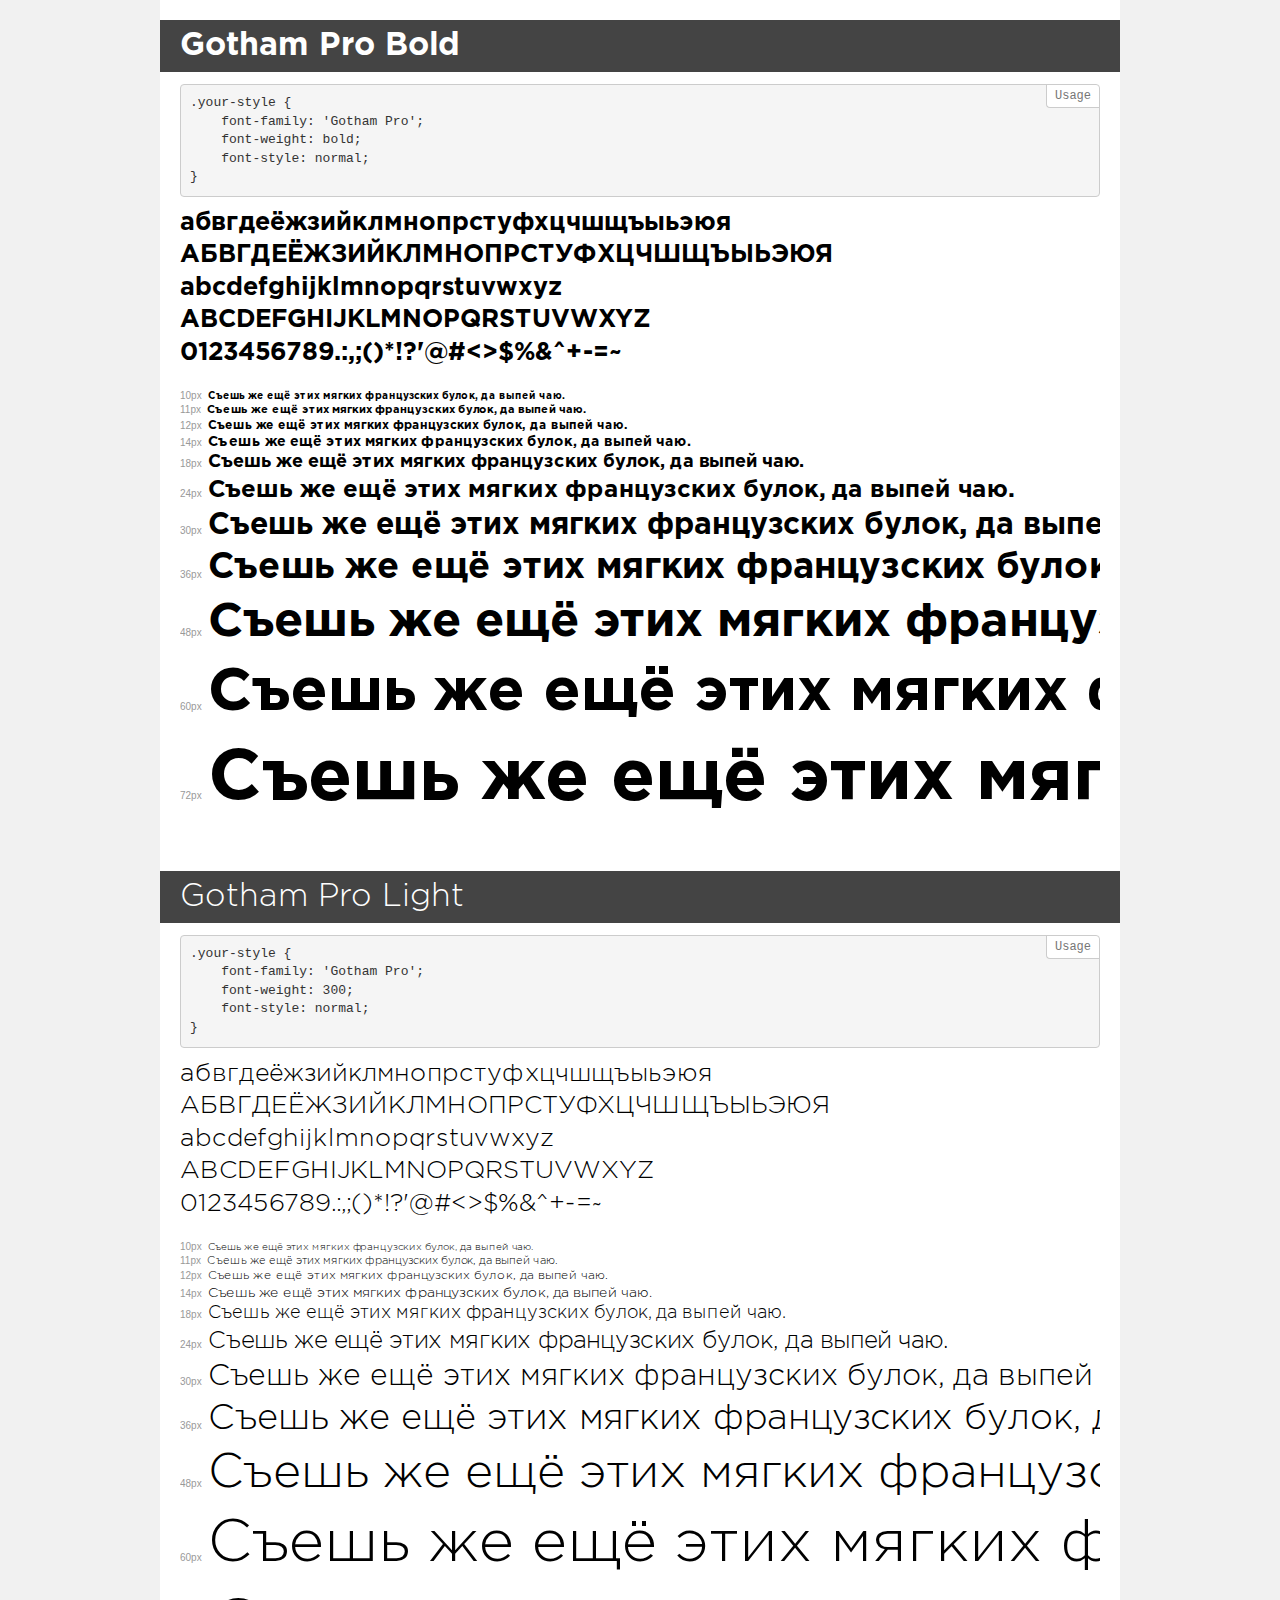
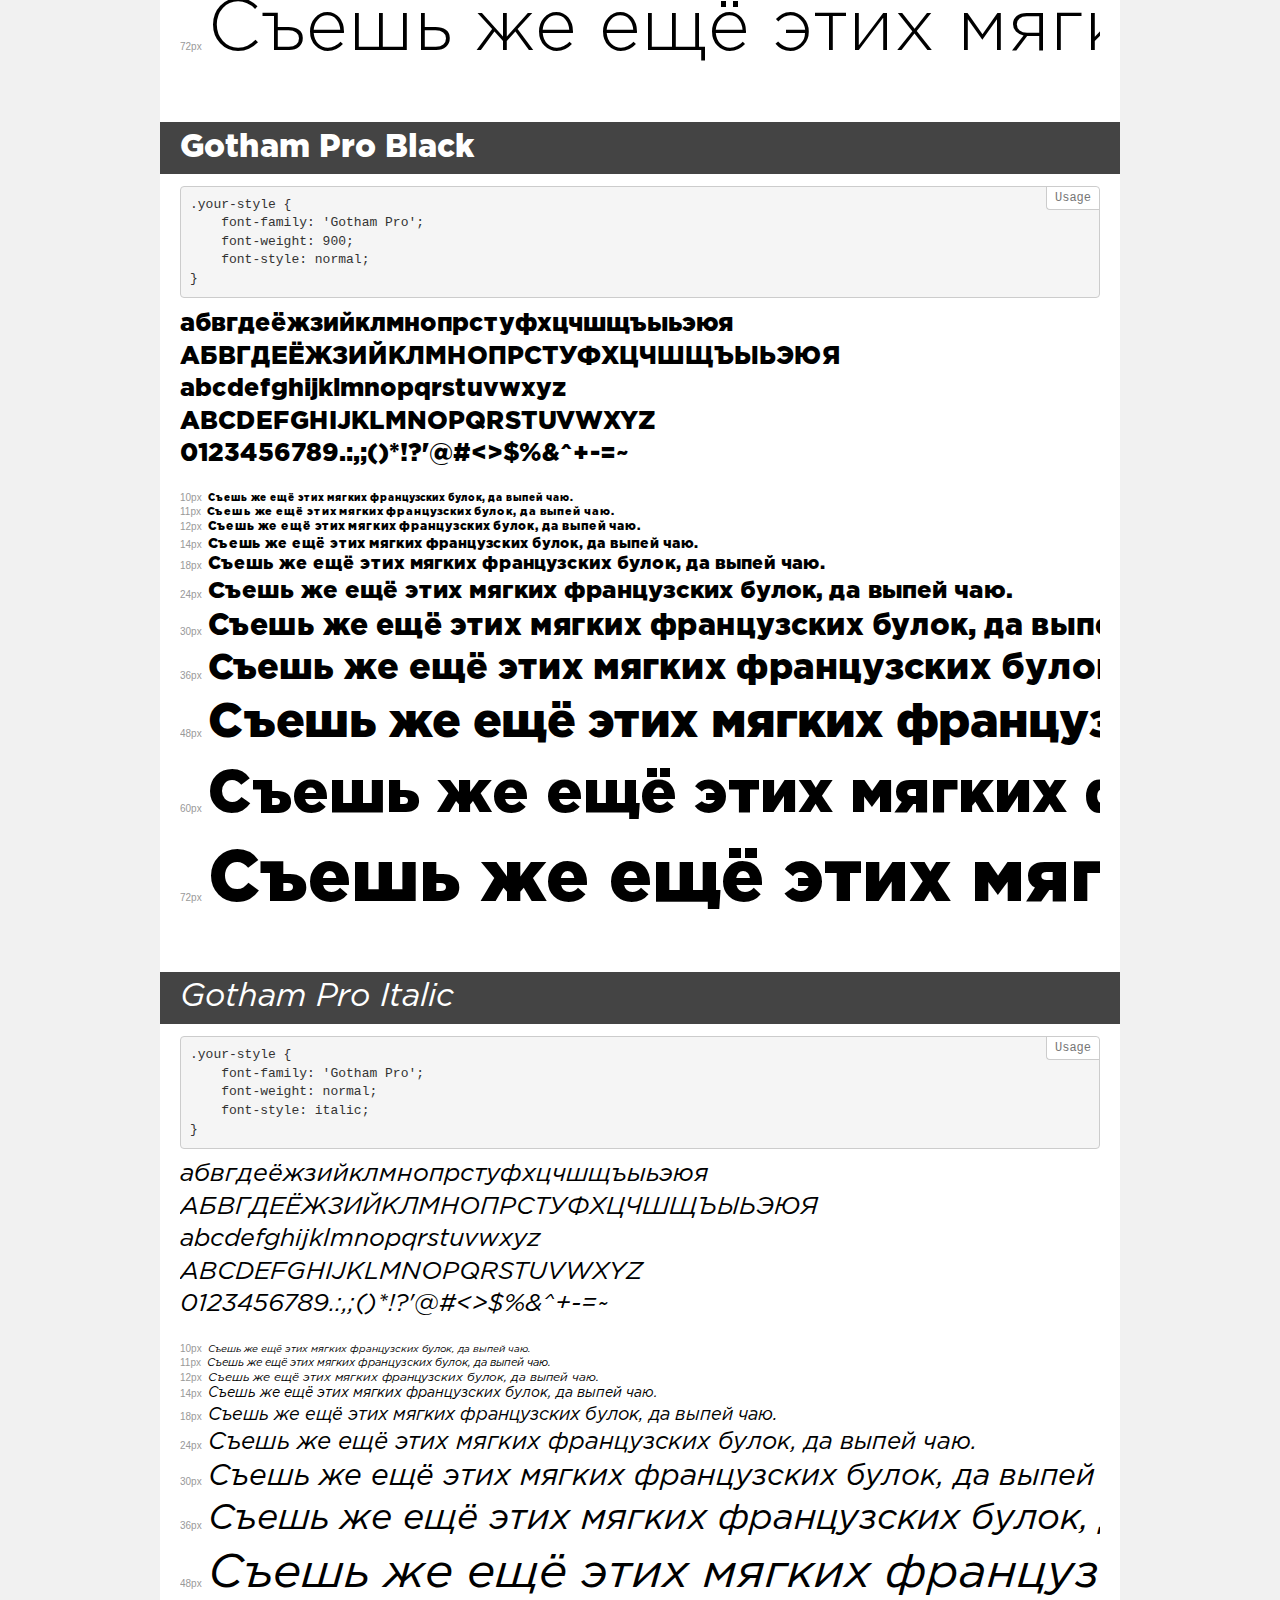
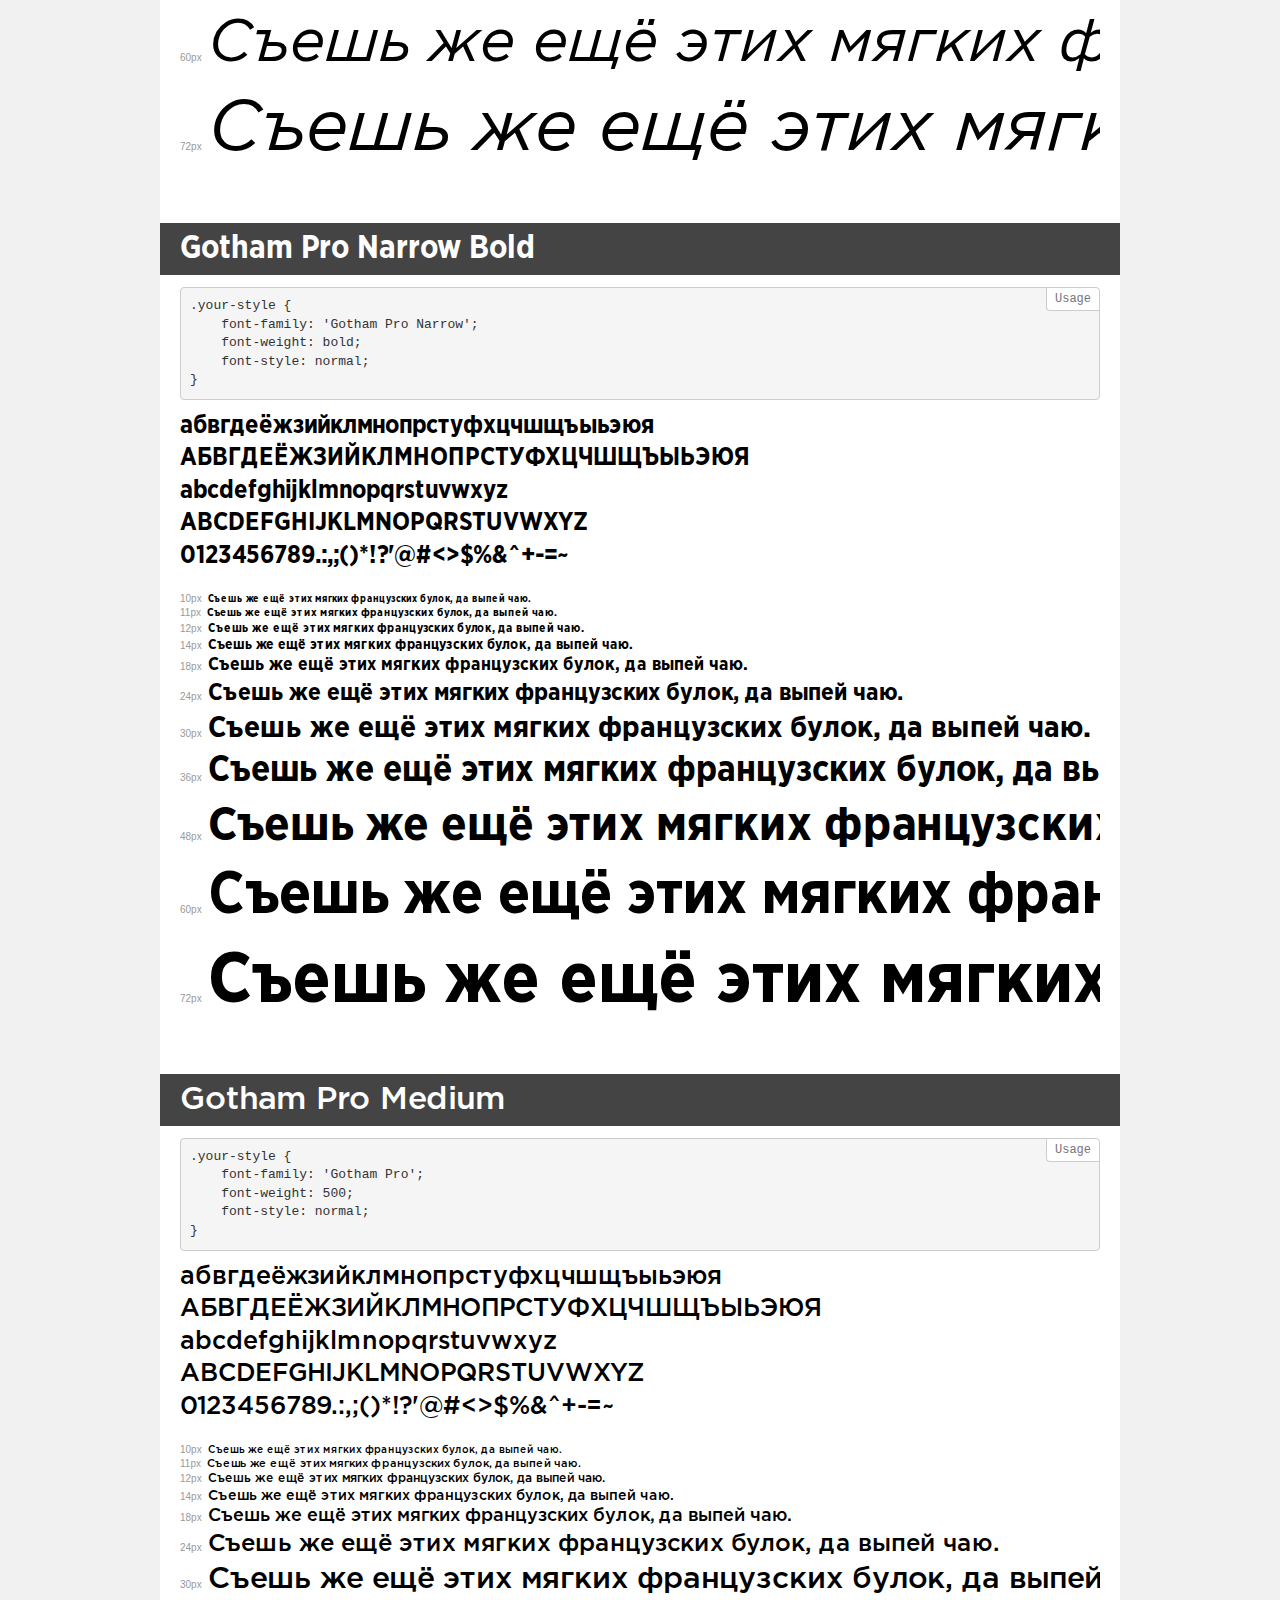
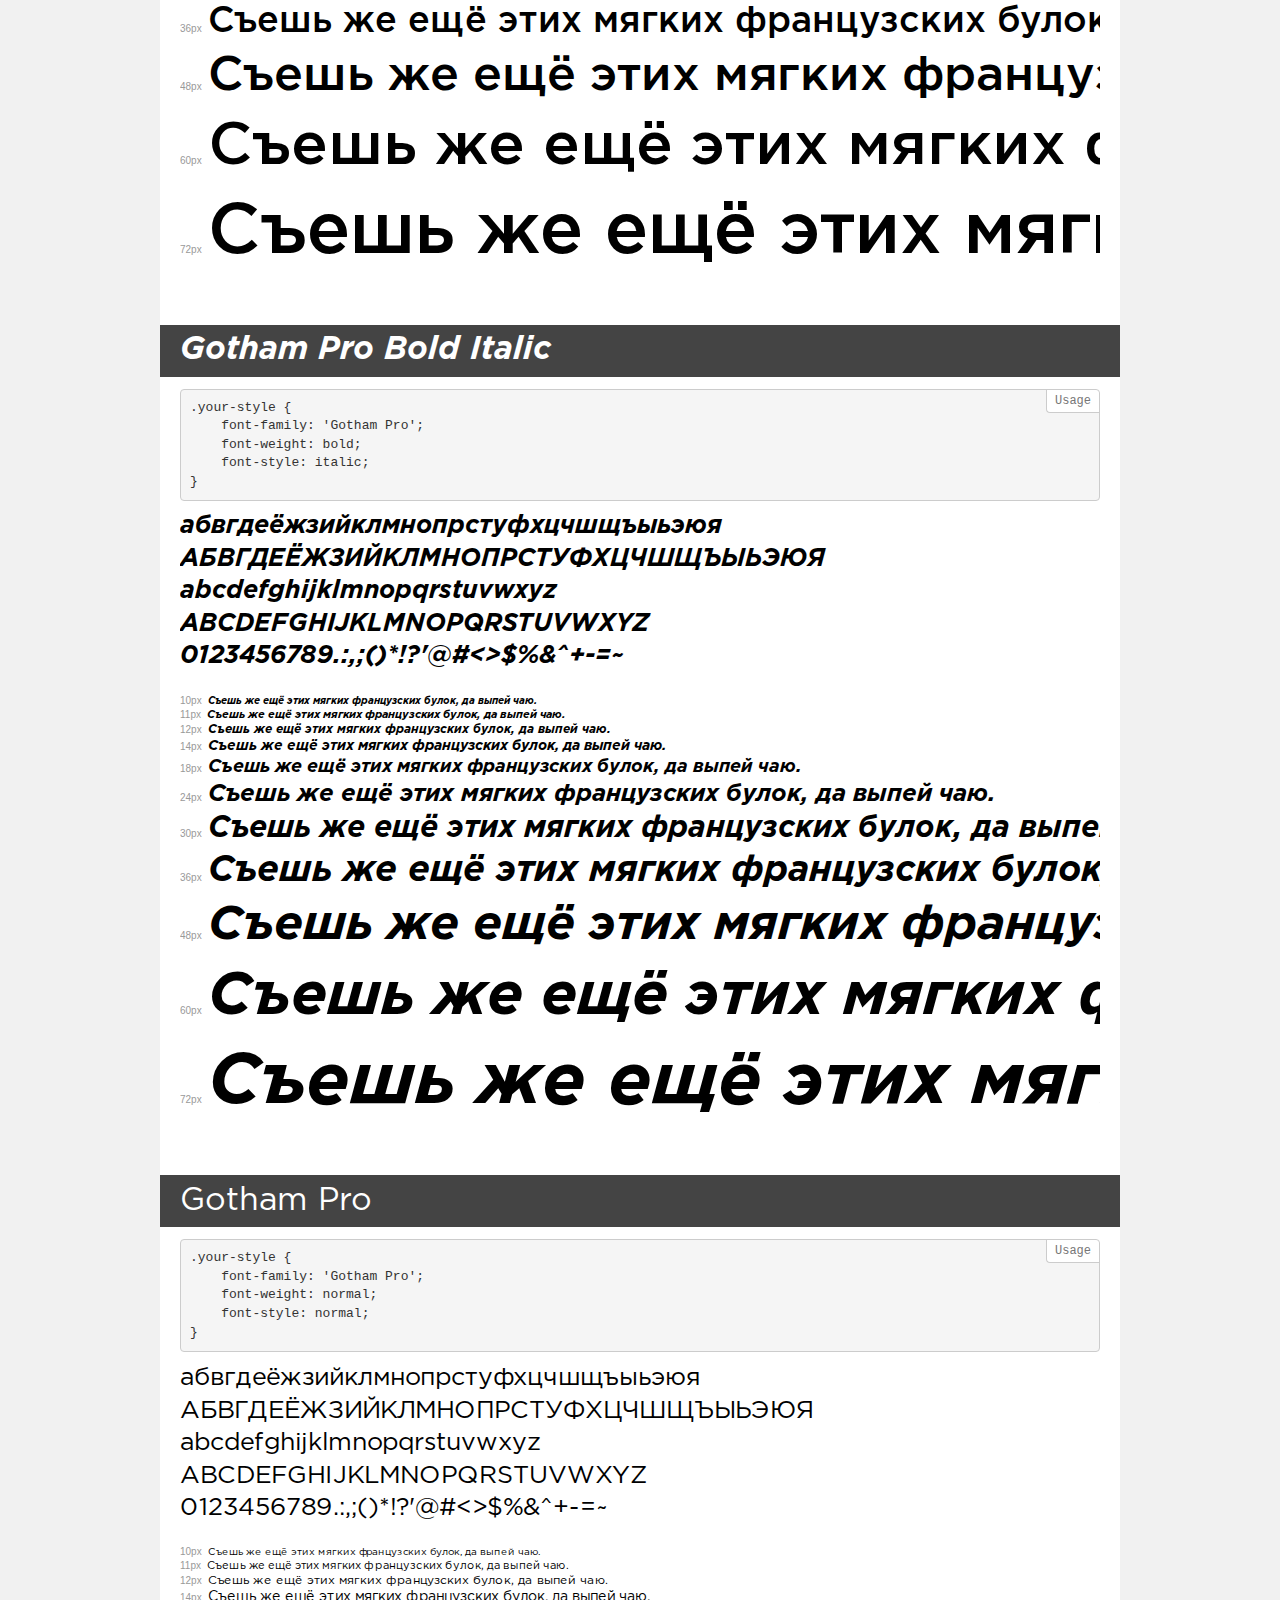
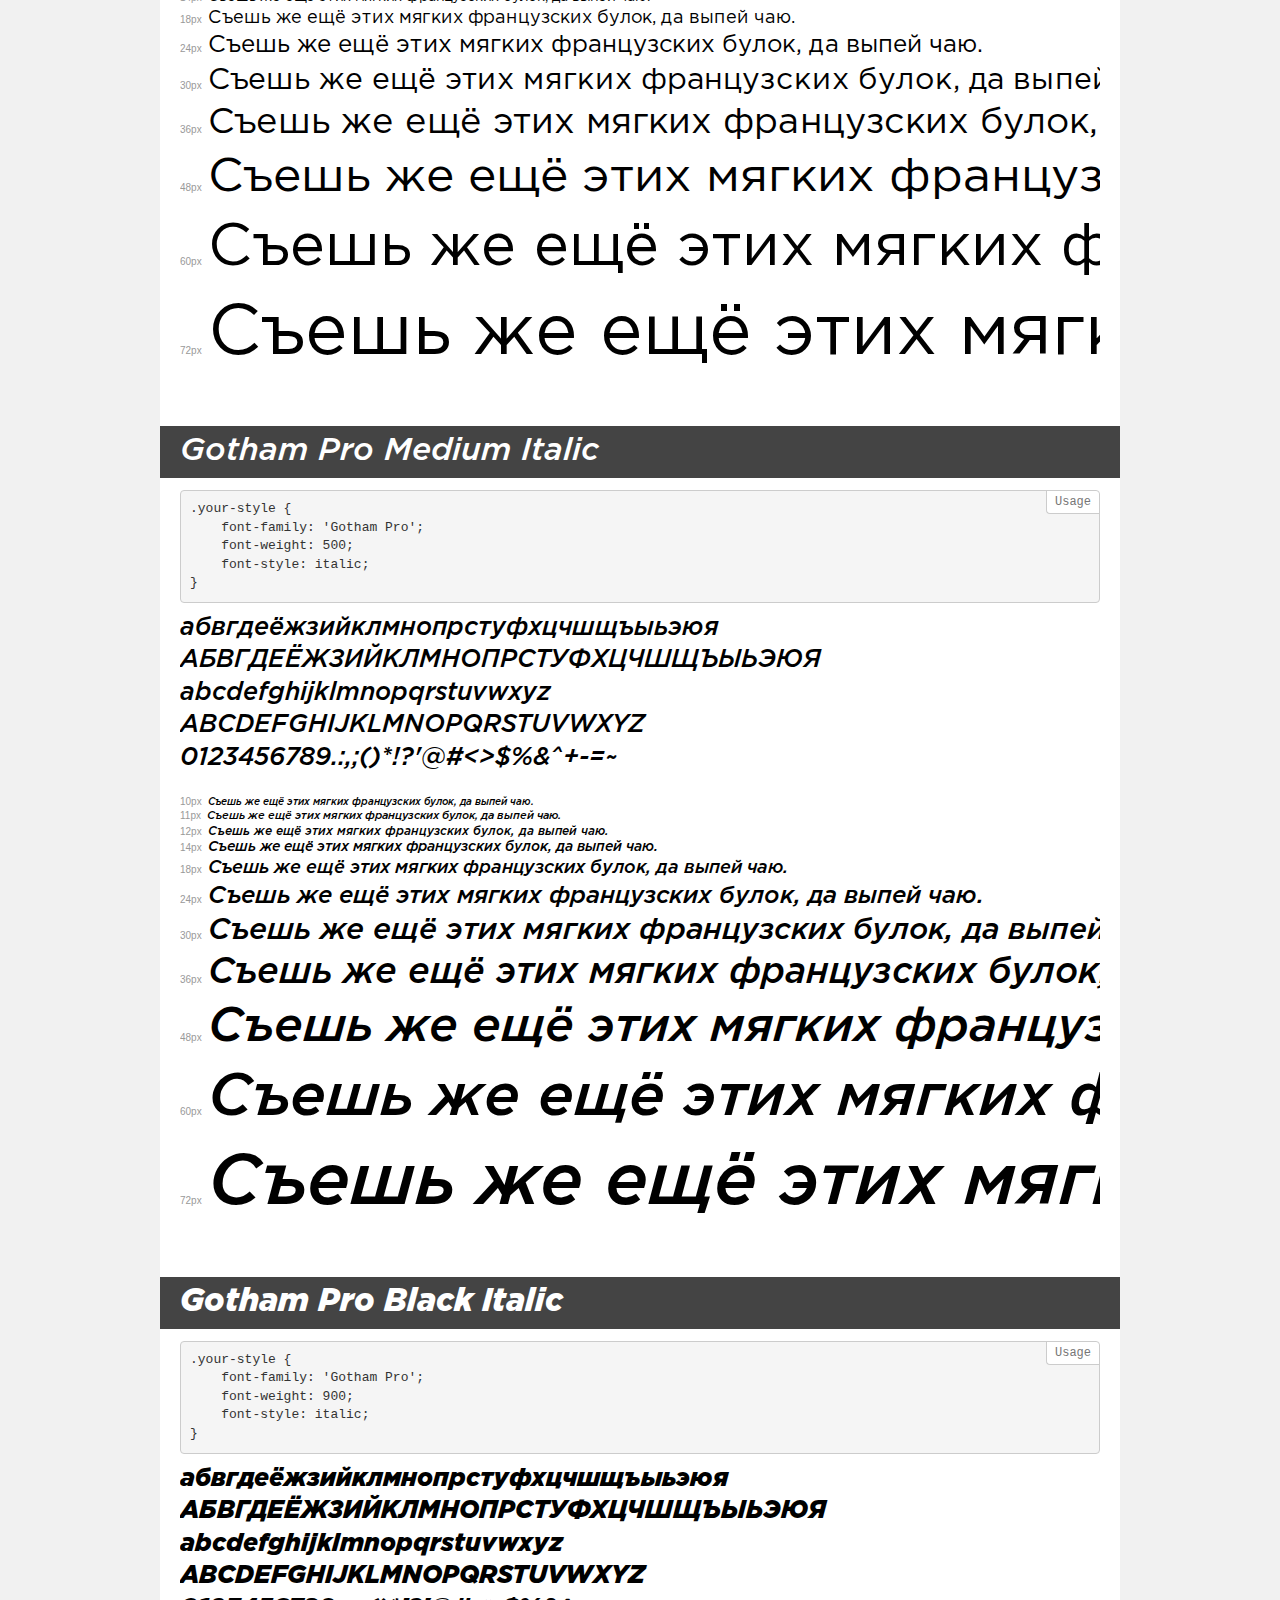
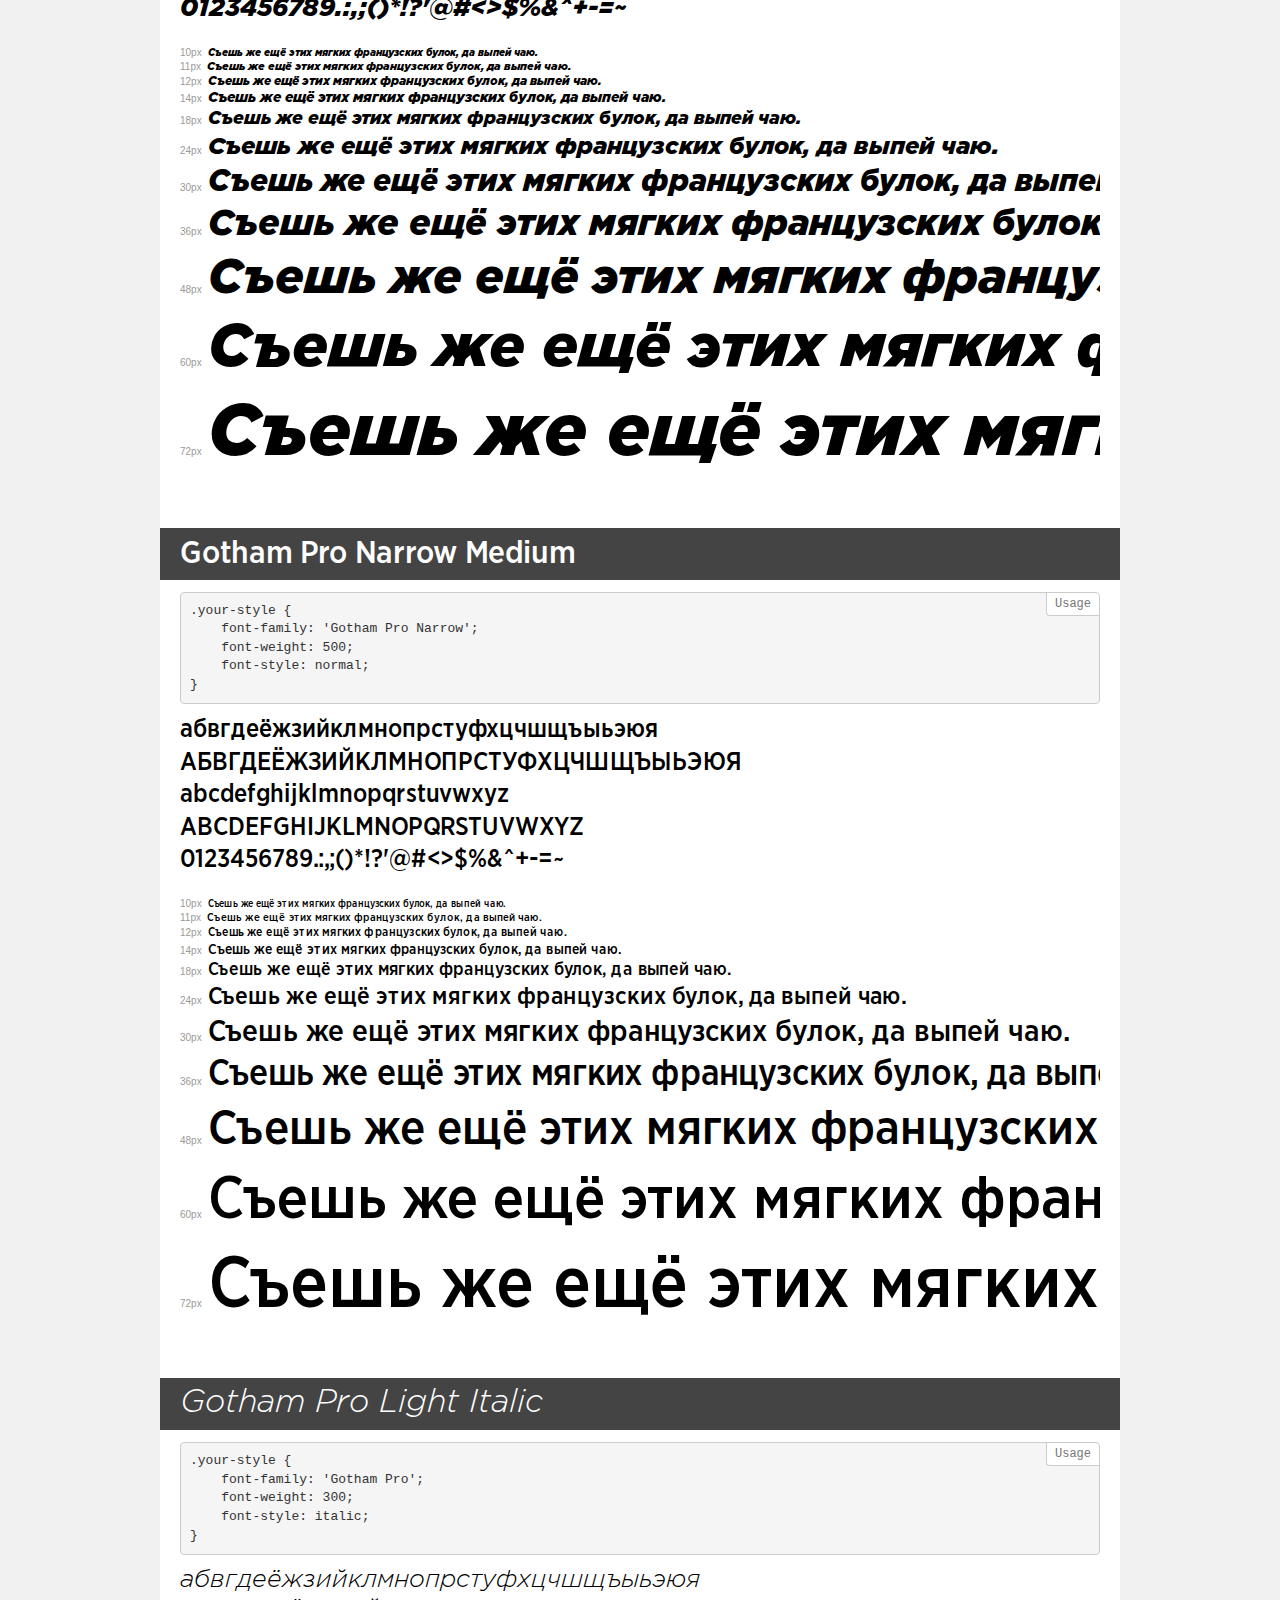
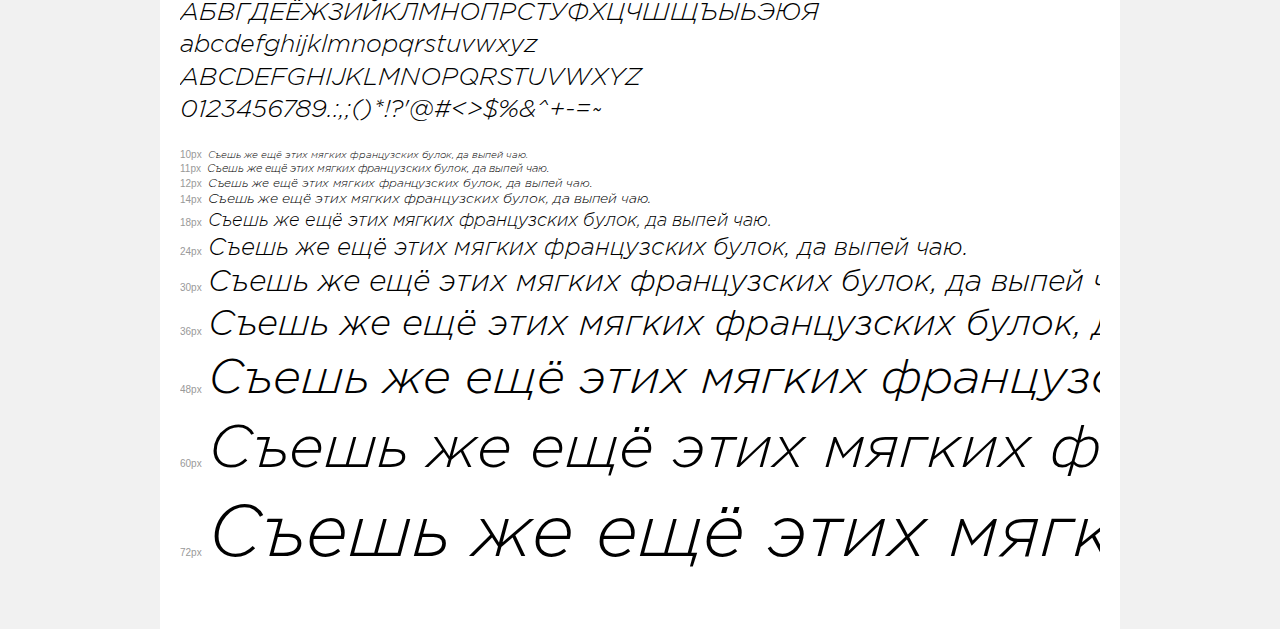
<file: game/static/game/fonts/gothampro/demo.html>
<!DOCTYPE html>
<html>
<head>
    <meta charset="utf-8">
    <meta http-equiv="X-UA-Compatible" content="IE=edge">
    <meta name="viewport" content="width=device-width, initial-scale=1">
    <meta name="robots" content="noindex, noarchive">
    <meta name="format-detection" content="telephone=no">
    <title>Transfonter demo</title>
    <link href="stylesheet.css" rel="stylesheet">
    <style>
        /*
        http://meyerweb.com/eric/tools/css/reset/
        v2.0 | 20110126
        License: none (public domain)
        */
        html, body, div, span, applet, object, iframe,
        h1, h2, h3, h4, h5, h6, p, blockquote, pre,
        a, abbr, acronym, address, big, cite, code,
        del, dfn, em, img, ins, kbd, q, s, samp,
        small, strike, strong, sub, sup, tt, var,
        b, u, i, center,
        dl, dt, dd, ol, ul, li,
        fieldset, form, label, legend,
        table, caption, tbody, tfoot, thead, tr, th, td,
        article, aside, canvas, details, embed,
        figure, figcaption, footer, header, hgroup,
        menu, nav, output, ruby, section, summary,
        time, mark, audio, video {
            margin: 0;
            padding: 0;
            border: 0;
            font-size: 100%;
            font: inherit;
            vertical-align: baseline;
        }
        /* HTML5 display-role reset for older browsers */
        article, aside, details, figcaption, figure,
        footer, header, hgroup, menu, nav, section {
            display: block;
        }
        body {
            line-height: 1;
        }
        ol, ul {
            list-style: none;
        }
        blockquote, q {
            quotes: none;
        }
        blockquote:before, blockquote:after,
        q:before, q:after {
            content: '';
            content: none;
        }
        table {
            border-collapse: collapse;
            border-spacing: 0;
        }
        /* common styles */
        body {
            background: #f1f1f1;
            color: #000;
        }
        .page {
            background: #fff;
            width: 920px;
            margin: 0 auto;
            padding: 20px 20px 0 20px;
            overflow: hidden;
        }
        .font-container {
            overflow-x: auto;
            overflow-y: hidden;
            margin-bottom: 40px;
            line-height: 1.3;
            white-space: nowrap;
            padding-bottom: 5px;
        }
        h1 {
            position: relative;
            background: #444;
            font-size: 32px;
            color: #fff;
            padding: 10px 20px;
            margin: 0 -20px 12px -20px;
        }
        .letters {
            font-size: 25px;
            margin-bottom: 20px;
        }
        .s10:before {
            content: '10px';
        }
        .s11:before {
            content: '11px';
        }
        .s12:before {
            content: '12px';
        }
        .s14:before {
            content: '14px';
        }
        .s18:before {
            content: '18px';
        }
        .s24:before {
            content: '24px';
        }
        .s30:before {
            content: '30px';
        }
        .s36:before {
            content: '36px';
        }
        .s48:before {
            content: '48px';
        }
        .s60:before {
            content: '60px';
        }
        .s72:before {
            content: '72px';
        }
        .s10:before, .s11:before, .s12:before, .s14:before,
        .s18:before, .s24:before, .s30:before, .s36:before,
        .s48:before, .s60:before, .s72:before {
            font-family: Arial, sans-serif;
            font-size: 10px;
            font-weight: normal;
            font-style: normal;
            color: #999;
            padding-right: 6px;
        }
        pre {
            display: block;
            position: relative;
            padding: 9px;
            margin: 0 0 10px;
            font-family: Monaco, Menlo, Consolas, "Courier New", monospace !important;
            font-size: 13px;
            line-height: 1.428571429;
            color: #333;
            font-weight: normal !important;
            font-style: normal !important;
            background-color: #f5f5f5;
            border: 1px solid #ccc;
            overflow-x: auto;
            border-radius: 4px;
        }
        pre:after {
            display: block;
            position: absolute;
            right: 0;
            top: 0;
            content: 'Usage';
            line-height: 1;
            padding: 5px 8px;
            font-size: 12px;
            color: #767676;
            background-color: #fff;
            border: 1px solid #ccc;
            border-right: none;
            border-top: none;
            border-radius: 0 4px 0 4px;
            z-index: 10;
        }
        /* responsive */
        @media (max-width: 959px) {
            .page {
                width: auto;
                margin: 0;
            }
        }
    </style>
</head>
<body>
<div class="page">
    <div class="demo" style="font-family: 'Gotham Pro'; font-weight: bold; font-style: normal;">
        <h1>Gotham Pro Bold</h1>
        <pre>.your-style {
    font-family: 'Gotham Pro';
    font-weight: bold;
    font-style: normal;
}</pre>
        <div class="font-container">
            <p class="letters">
                абвгдеёжзийклмнопрстуфхцчшщъыьэюя<br>
АБВГДЕЁЖЗИЙКЛМНОПРСТУФХЦЧШЩЪЫЬЭЮЯ<br>
abcdefghijklmnopqrstuvwxyz<br>
ABCDEFGHIJKLMNOPQRSTUVWXYZ<br>
                0123456789.:,;()*!?'@#<>$%&^+-=~
            </p>
            <p class="s10" style="font-size: 10px;">Съешь же ещё этих мягких французских булок, да выпей чаю.</p>
            <p class="s11" style="font-size: 11px;">Съешь же ещё этих мягких французских булок, да выпей чаю.</p>
            <p class="s12" style="font-size: 12px;">Съешь же ещё этих мягких французских булок, да выпей чаю.</p>
            <p class="s14" style="font-size: 14px;">Съешь же ещё этих мягких французских булок, да выпей чаю.</p>
            <p class="s18" style="font-size: 18px;">Съешь же ещё этих мягких французских булок, да выпей чаю.</p>
            <p class="s24" style="font-size: 24px;">Съешь же ещё этих мягких французских булок, да выпей чаю.</p>
            <p class="s30" style="font-size: 30px;">Съешь же ещё этих мягких французских булок, да выпей чаю.</p>
            <p class="s36" style="font-size: 36px;">Съешь же ещё этих мягких французских булок, да выпей чаю.</p>
            <p class="s48" style="font-size: 48px;">Съешь же ещё этих мягких французских булок, да выпей чаю.</p>
            <p class="s60" style="font-size: 60px;">Съешь же ещё этих мягких французских булок, да выпей чаю.</p>
            <p class="s72" style="font-size: 72px;">Съешь же ещё этих мягких французских булок, да выпей чаю.</p>
        </div>
    </div>
    <div class="demo" style="font-family: 'Gotham Pro'; font-weight: 300; font-style: normal;">
        <h1>Gotham Pro Light</h1>
        <pre>.your-style {
    font-family: 'Gotham Pro';
    font-weight: 300;
    font-style: normal;
}</pre>
        <div class="font-container">
            <p class="letters">
                абвгдеёжзийклмнопрстуфхцчшщъыьэюя<br>
АБВГДЕЁЖЗИЙКЛМНОПРСТУФХЦЧШЩЪЫЬЭЮЯ<br>
abcdefghijklmnopqrstuvwxyz<br>
ABCDEFGHIJKLMNOPQRSTUVWXYZ<br>
                0123456789.:,;()*!?'@#<>$%&^+-=~
            </p>
            <p class="s10" style="font-size: 10px;">Съешь же ещё этих мягких французских булок, да выпей чаю.</p>
            <p class="s11" style="font-size: 11px;">Съешь же ещё этих мягких французских булок, да выпей чаю.</p>
            <p class="s12" style="font-size: 12px;">Съешь же ещё этих мягких французских булок, да выпей чаю.</p>
            <p class="s14" style="font-size: 14px;">Съешь же ещё этих мягких французских булок, да выпей чаю.</p>
            <p class="s18" style="font-size: 18px;">Съешь же ещё этих мягких французских булок, да выпей чаю.</p>
            <p class="s24" style="font-size: 24px;">Съешь же ещё этих мягких французских булок, да выпей чаю.</p>
            <p class="s30" style="font-size: 30px;">Съешь же ещё этих мягких французских булок, да выпей чаю.</p>
            <p class="s36" style="font-size: 36px;">Съешь же ещё этих мягких французских булок, да выпей чаю.</p>
            <p class="s48" style="font-size: 48px;">Съешь же ещё этих мягких французских булок, да выпей чаю.</p>
            <p class="s60" style="font-size: 60px;">Съешь же ещё этих мягких французских булок, да выпей чаю.</p>
            <p class="s72" style="font-size: 72px;">Съешь же ещё этих мягких французских булок, да выпей чаю.</p>
        </div>
    </div>
    <div class="demo" style="font-family: 'Gotham Pro'; font-weight: 900; font-style: normal;">
        <h1>Gotham Pro Black</h1>
        <pre>.your-style {
    font-family: 'Gotham Pro';
    font-weight: 900;
    font-style: normal;
}</pre>
        <div class="font-container">
            <p class="letters">
                абвгдеёжзийклмнопрстуфхцчшщъыьэюя<br>
АБВГДЕЁЖЗИЙКЛМНОПРСТУФХЦЧШЩЪЫЬЭЮЯ<br>
abcdefghijklmnopqrstuvwxyz<br>
ABCDEFGHIJKLMNOPQRSTUVWXYZ<br>
                0123456789.:,;()*!?'@#<>$%&^+-=~
            </p>
            <p class="s10" style="font-size: 10px;">Съешь же ещё этих мягких французских булок, да выпей чаю.</p>
            <p class="s11" style="font-size: 11px;">Съешь же ещё этих мягких французских булок, да выпей чаю.</p>
            <p class="s12" style="font-size: 12px;">Съешь же ещё этих мягких французских булок, да выпей чаю.</p>
            <p class="s14" style="font-size: 14px;">Съешь же ещё этих мягких французских булок, да выпей чаю.</p>
            <p class="s18" style="font-size: 18px;">Съешь же ещё этих мягких французских булок, да выпей чаю.</p>
            <p class="s24" style="font-size: 24px;">Съешь же ещё этих мягких французских булок, да выпей чаю.</p>
            <p class="s30" style="font-size: 30px;">Съешь же ещё этих мягких французских булок, да выпей чаю.</p>
            <p class="s36" style="font-size: 36px;">Съешь же ещё этих мягких французских булок, да выпей чаю.</p>
            <p class="s48" style="font-size: 48px;">Съешь же ещё этих мягких французских булок, да выпей чаю.</p>
            <p class="s60" style="font-size: 60px;">Съешь же ещё этих мягких французских булок, да выпей чаю.</p>
            <p class="s72" style="font-size: 72px;">Съешь же ещё этих мягких французских булок, да выпей чаю.</p>
        </div>
    </div>
    <div class="demo" style="font-family: 'Gotham Pro'; font-weight: normal; font-style: italic;">
        <h1>Gotham Pro Italic</h1>
        <pre>.your-style {
    font-family: 'Gotham Pro';
    font-weight: normal;
    font-style: italic;
}</pre>
        <div class="font-container">
            <p class="letters">
                абвгдеёжзийклмнопрстуфхцчшщъыьэюя<br>
АБВГДЕЁЖЗИЙКЛМНОПРСТУФХЦЧШЩЪЫЬЭЮЯ<br>
abcdefghijklmnopqrstuvwxyz<br>
ABCDEFGHIJKLMNOPQRSTUVWXYZ<br>
                0123456789.:,;()*!?'@#<>$%&^+-=~
            </p>
            <p class="s10" style="font-size: 10px;">Съешь же ещё этих мягких французских булок, да выпей чаю.</p>
            <p class="s11" style="font-size: 11px;">Съешь же ещё этих мягких французских булок, да выпей чаю.</p>
            <p class="s12" style="font-size: 12px;">Съешь же ещё этих мягких французских булок, да выпей чаю.</p>
            <p class="s14" style="font-size: 14px;">Съешь же ещё этих мягких французских булок, да выпей чаю.</p>
            <p class="s18" style="font-size: 18px;">Съешь же ещё этих мягких французских булок, да выпей чаю.</p>
            <p class="s24" style="font-size: 24px;">Съешь же ещё этих мягких французских булок, да выпей чаю.</p>
            <p class="s30" style="font-size: 30px;">Съешь же ещё этих мягких французских булок, да выпей чаю.</p>
            <p class="s36" style="font-size: 36px;">Съешь же ещё этих мягких французских булок, да выпей чаю.</p>
            <p class="s48" style="font-size: 48px;">Съешь же ещё этих мягких французских булок, да выпей чаю.</p>
            <p class="s60" style="font-size: 60px;">Съешь же ещё этих мягких французских булок, да выпей чаю.</p>
            <p class="s72" style="font-size: 72px;">Съешь же ещё этих мягких французских булок, да выпей чаю.</p>
        </div>
    </div>
    <div class="demo" style="font-family: 'Gotham Pro Narrow'; font-weight: bold; font-style: normal;">
        <h1>Gotham Pro Narrow Bold</h1>
        <pre>.your-style {
    font-family: 'Gotham Pro Narrow';
    font-weight: bold;
    font-style: normal;
}</pre>
        <div class="font-container">
            <p class="letters">
                абвгдеёжзийклмнопрстуфхцчшщъыьэюя<br>
АБВГДЕЁЖЗИЙКЛМНОПРСТУФХЦЧШЩЪЫЬЭЮЯ<br>
abcdefghijklmnopqrstuvwxyz<br>
ABCDEFGHIJKLMNOPQRSTUVWXYZ<br>
                0123456789.:,;()*!?'@#<>$%&^+-=~
            </p>
            <p class="s10" style="font-size: 10px;">Съешь же ещё этих мягких французских булок, да выпей чаю.</p>
            <p class="s11" style="font-size: 11px;">Съешь же ещё этих мягких французских булок, да выпей чаю.</p>
            <p class="s12" style="font-size: 12px;">Съешь же ещё этих мягких французских булок, да выпей чаю.</p>
            <p class="s14" style="font-size: 14px;">Съешь же ещё этих мягких французских булок, да выпей чаю.</p>
            <p class="s18" style="font-size: 18px;">Съешь же ещё этих мягких французских булок, да выпей чаю.</p>
            <p class="s24" style="font-size: 24px;">Съешь же ещё этих мягких французских булок, да выпей чаю.</p>
            <p class="s30" style="font-size: 30px;">Съешь же ещё этих мягких французских булок, да выпей чаю.</p>
            <p class="s36" style="font-size: 36px;">Съешь же ещё этих мягких французских булок, да выпей чаю.</p>
            <p class="s48" style="font-size: 48px;">Съешь же ещё этих мягких французских булок, да выпей чаю.</p>
            <p class="s60" style="font-size: 60px;">Съешь же ещё этих мягких французских булок, да выпей чаю.</p>
            <p class="s72" style="font-size: 72px;">Съешь же ещё этих мягких французских булок, да выпей чаю.</p>
        </div>
    </div>
    <div class="demo" style="font-family: 'Gotham Pro'; font-weight: 500; font-style: normal;">
        <h1>Gotham Pro Medium</h1>
        <pre>.your-style {
    font-family: 'Gotham Pro';
    font-weight: 500;
    font-style: normal;
}</pre>
        <div class="font-container">
            <p class="letters">
                абвгдеёжзийклмнопрстуфхцчшщъыьэюя<br>
АБВГДЕЁЖЗИЙКЛМНОПРСТУФХЦЧШЩЪЫЬЭЮЯ<br>
abcdefghijklmnopqrstuvwxyz<br>
ABCDEFGHIJKLMNOPQRSTUVWXYZ<br>
                0123456789.:,;()*!?'@#<>$%&^+-=~
            </p>
            <p class="s10" style="font-size: 10px;">Съешь же ещё этих мягких французских булок, да выпей чаю.</p>
            <p class="s11" style="font-size: 11px;">Съешь же ещё этих мягких французских булок, да выпей чаю.</p>
            <p class="s12" style="font-size: 12px;">Съешь же ещё этих мягких французских булок, да выпей чаю.</p>
            <p class="s14" style="font-size: 14px;">Съешь же ещё этих мягких французских булок, да выпей чаю.</p>
            <p class="s18" style="font-size: 18px;">Съешь же ещё этих мягких французских булок, да выпей чаю.</p>
            <p class="s24" style="font-size: 24px;">Съешь же ещё этих мягких французских булок, да выпей чаю.</p>
            <p class="s30" style="font-size: 30px;">Съешь же ещё этих мягких французских булок, да выпей чаю.</p>
            <p class="s36" style="font-size: 36px;">Съешь же ещё этих мягких французских булок, да выпей чаю.</p>
            <p class="s48" style="font-size: 48px;">Съешь же ещё этих мягких французских булок, да выпей чаю.</p>
            <p class="s60" style="font-size: 60px;">Съешь же ещё этих мягких французских булок, да выпей чаю.</p>
            <p class="s72" style="font-size: 72px;">Съешь же ещё этих мягких французских булок, да выпей чаю.</p>
        </div>
    </div>
    <div class="demo" style="font-family: 'Gotham Pro'; font-weight: bold; font-style: italic;">
        <h1>Gotham Pro Bold Italic</h1>
        <pre>.your-style {
    font-family: 'Gotham Pro';
    font-weight: bold;
    font-style: italic;
}</pre>
        <div class="font-container">
            <p class="letters">
                абвгдеёжзийклмнопрстуфхцчшщъыьэюя<br>
АБВГДЕЁЖЗИЙКЛМНОПРСТУФХЦЧШЩЪЫЬЭЮЯ<br>
abcdefghijklmnopqrstuvwxyz<br>
ABCDEFGHIJKLMNOPQRSTUVWXYZ<br>
                0123456789.:,;()*!?'@#<>$%&^+-=~
            </p>
            <p class="s10" style="font-size: 10px;">Съешь же ещё этих мягких французских булок, да выпей чаю.</p>
            <p class="s11" style="font-size: 11px;">Съешь же ещё этих мягких французских булок, да выпей чаю.</p>
            <p class="s12" style="font-size: 12px;">Съешь же ещё этих мягких французских булок, да выпей чаю.</p>
            <p class="s14" style="font-size: 14px;">Съешь же ещё этих мягких французских булок, да выпей чаю.</p>
            <p class="s18" style="font-size: 18px;">Съешь же ещё этих мягких французских булок, да выпей чаю.</p>
            <p class="s24" style="font-size: 24px;">Съешь же ещё этих мягких французских булок, да выпей чаю.</p>
            <p class="s30" style="font-size: 30px;">Съешь же ещё этих мягких французских булок, да выпей чаю.</p>
            <p class="s36" style="font-size: 36px;">Съешь же ещё этих мягких французских булок, да выпей чаю.</p>
            <p class="s48" style="font-size: 48px;">Съешь же ещё этих мягких французских булок, да выпей чаю.</p>
            <p class="s60" style="font-size: 60px;">Съешь же ещё этих мягких французских булок, да выпей чаю.</p>
            <p class="s72" style="font-size: 72px;">Съешь же ещё этих мягких французских булок, да выпей чаю.</p>
        </div>
    </div>
    <div class="demo" style="font-family: 'Gotham Pro'; font-weight: normal; font-style: normal;">
        <h1>Gotham Pro</h1>
        <pre>.your-style {
    font-family: 'Gotham Pro';
    font-weight: normal;
    font-style: normal;
}</pre>
        <div class="font-container">
            <p class="letters">
                абвгдеёжзийклмнопрстуфхцчшщъыьэюя<br>
АБВГДЕЁЖЗИЙКЛМНОПРСТУФХЦЧШЩЪЫЬЭЮЯ<br>
abcdefghijklmnopqrstuvwxyz<br>
ABCDEFGHIJKLMNOPQRSTUVWXYZ<br>
                0123456789.:,;()*!?'@#<>$%&^+-=~
            </p>
            <p class="s10" style="font-size: 10px;">Съешь же ещё этих мягких французских булок, да выпей чаю.</p>
            <p class="s11" style="font-size: 11px;">Съешь же ещё этих мягких французских булок, да выпей чаю.</p>
            <p class="s12" style="font-size: 12px;">Съешь же ещё этих мягких французских булок, да выпей чаю.</p>
            <p class="s14" style="font-size: 14px;">Съешь же ещё этих мягких французских булок, да выпей чаю.</p>
            <p class="s18" style="font-size: 18px;">Съешь же ещё этих мягких французских булок, да выпей чаю.</p>
            <p class="s24" style="font-size: 24px;">Съешь же ещё этих мягких французских булок, да выпей чаю.</p>
            <p class="s30" style="font-size: 30px;">Съешь же ещё этих мягких французских булок, да выпей чаю.</p>
            <p class="s36" style="font-size: 36px;">Съешь же ещё этих мягких французских булок, да выпей чаю.</p>
            <p class="s48" style="font-size: 48px;">Съешь же ещё этих мягких французских булок, да выпей чаю.</p>
            <p class="s60" style="font-size: 60px;">Съешь же ещё этих мягких французских булок, да выпей чаю.</p>
            <p class="s72" style="font-size: 72px;">Съешь же ещё этих мягких французских булок, да выпей чаю.</p>
        </div>
    </div>
    <div class="demo" style="font-family: 'Gotham Pro'; font-weight: 500; font-style: italic;">
        <h1>Gotham Pro Medium Italic</h1>
        <pre>.your-style {
    font-family: 'Gotham Pro';
    font-weight: 500;
    font-style: italic;
}</pre>
        <div class="font-container">
            <p class="letters">
                абвгдеёжзийклмнопрстуфхцчшщъыьэюя<br>
АБВГДЕЁЖЗИЙКЛМНОПРСТУФХЦЧШЩЪЫЬЭЮЯ<br>
abcdefghijklmnopqrstuvwxyz<br>
ABCDEFGHIJKLMNOPQRSTUVWXYZ<br>
                0123456789.:,;()*!?'@#<>$%&^+-=~
            </p>
            <p class="s10" style="font-size: 10px;">Съешь же ещё этих мягких французских булок, да выпей чаю.</p>
            <p class="s11" style="font-size: 11px;">Съешь же ещё этих мягких французских булок, да выпей чаю.</p>
            <p class="s12" style="font-size: 12px;">Съешь же ещё этих мягких французских булок, да выпей чаю.</p>
            <p class="s14" style="font-size: 14px;">Съешь же ещё этих мягких французских булок, да выпей чаю.</p>
            <p class="s18" style="font-size: 18px;">Съешь же ещё этих мягких французских булок, да выпей чаю.</p>
            <p class="s24" style="font-size: 24px;">Съешь же ещё этих мягких французских булок, да выпей чаю.</p>
            <p class="s30" style="font-size: 30px;">Съешь же ещё этих мягких французских булок, да выпей чаю.</p>
            <p class="s36" style="font-size: 36px;">Съешь же ещё этих мягких французских булок, да выпей чаю.</p>
            <p class="s48" style="font-size: 48px;">Съешь же ещё этих мягких французских булок, да выпей чаю.</p>
            <p class="s60" style="font-size: 60px;">Съешь же ещё этих мягких французских булок, да выпей чаю.</p>
            <p class="s72" style="font-size: 72px;">Съешь же ещё этих мягких французских булок, да выпей чаю.</p>
        </div>
    </div>
    <div class="demo" style="font-family: 'Gotham Pro'; font-weight: 900; font-style: italic;">
        <h1>Gotham Pro Black Italic</h1>
        <pre>.your-style {
    font-family: 'Gotham Pro';
    font-weight: 900;
    font-style: italic;
}</pre>
        <div class="font-container">
            <p class="letters">
                абвгдеёжзийклмнопрстуфхцчшщъыьэюя<br>
АБВГДЕЁЖЗИЙКЛМНОПРСТУФХЦЧШЩЪЫЬЭЮЯ<br>
abcdefghijklmnopqrstuvwxyz<br>
ABCDEFGHIJKLMNOPQRSTUVWXYZ<br>
                0123456789.:,;()*!?'@#<>$%&^+-=~
            </p>
            <p class="s10" style="font-size: 10px;">Съешь же ещё этих мягких французских булок, да выпей чаю.</p>
            <p class="s11" style="font-size: 11px;">Съешь же ещё этих мягких французских булок, да выпей чаю.</p>
            <p class="s12" style="font-size: 12px;">Съешь же ещё этих мягких французских булок, да выпей чаю.</p>
            <p class="s14" style="font-size: 14px;">Съешь же ещё этих мягких французских булок, да выпей чаю.</p>
            <p class="s18" style="font-size: 18px;">Съешь же ещё этих мягких французских булок, да выпей чаю.</p>
            <p class="s24" style="font-size: 24px;">Съешь же ещё этих мягких французских булок, да выпей чаю.</p>
            <p class="s30" style="font-size: 30px;">Съешь же ещё этих мягких французских булок, да выпей чаю.</p>
            <p class="s36" style="font-size: 36px;">Съешь же ещё этих мягких французских булок, да выпей чаю.</p>
            <p class="s48" style="font-size: 48px;">Съешь же ещё этих мягких французских булок, да выпей чаю.</p>
            <p class="s60" style="font-size: 60px;">Съешь же ещё этих мягких французских булок, да выпей чаю.</p>
            <p class="s72" style="font-size: 72px;">Съешь же ещё этих мягких французских булок, да выпей чаю.</p>
        </div>
    </div>
    <div class="demo" style="font-family: 'Gotham Pro Narrow'; font-weight: 500; font-style: normal;">
        <h1>Gotham Pro Narrow Medium</h1>
        <pre>.your-style {
    font-family: 'Gotham Pro Narrow';
    font-weight: 500;
    font-style: normal;
}</pre>
        <div class="font-container">
            <p class="letters">
                абвгдеёжзийклмнопрстуфхцчшщъыьэюя<br>
АБВГДЕЁЖЗИЙКЛМНОПРСТУФХЦЧШЩЪЫЬЭЮЯ<br>
abcdefghijklmnopqrstuvwxyz<br>
ABCDEFGHIJKLMNOPQRSTUVWXYZ<br>
                0123456789.:,;()*!?'@#<>$%&^+-=~
            </p>
            <p class="s10" style="font-size: 10px;">Съешь же ещё этих мягких французских булок, да выпей чаю.</p>
            <p class="s11" style="font-size: 11px;">Съешь же ещё этих мягких французских булок, да выпей чаю.</p>
            <p class="s12" style="font-size: 12px;">Съешь же ещё этих мягких французских булок, да выпей чаю.</p>
            <p class="s14" style="font-size: 14px;">Съешь же ещё этих мягких французских булок, да выпей чаю.</p>
            <p class="s18" style="font-size: 18px;">Съешь же ещё этих мягких французских булок, да выпей чаю.</p>
            <p class="s24" style="font-size: 24px;">Съешь же ещё этих мягких французских булок, да выпей чаю.</p>
            <p class="s30" style="font-size: 30px;">Съешь же ещё этих мягких французских булок, да выпей чаю.</p>
            <p class="s36" style="font-size: 36px;">Съешь же ещё этих мягких французских булок, да выпей чаю.</p>
            <p class="s48" style="font-size: 48px;">Съешь же ещё этих мягких французских булок, да выпей чаю.</p>
            <p class="s60" style="font-size: 60px;">Съешь же ещё этих мягких французских булок, да выпей чаю.</p>
            <p class="s72" style="font-size: 72px;">Съешь же ещё этих мягких французских булок, да выпей чаю.</p>
        </div>
    </div>
    <div class="demo" style="font-family: 'Gotham Pro'; font-weight: 300; font-style: italic;">
        <h1>Gotham Pro Light Italic</h1>
        <pre>.your-style {
    font-family: 'Gotham Pro';
    font-weight: 300;
    font-style: italic;
}</pre>
        <div class="font-container">
            <p class="letters">
                абвгдеёжзийклмнопрстуфхцчшщъыьэюя<br>
АБВГДЕЁЖЗИЙКЛМНОПРСТУФХЦЧШЩЪЫЬЭЮЯ<br>
abcdefghijklmnopqrstuvwxyz<br>
ABCDEFGHIJKLMNOPQRSTUVWXYZ<br>
                0123456789.:,;()*!?'@#<>$%&^+-=~
            </p>
            <p class="s10" style="font-size: 10px;">Съешь же ещё этих мягких французских булок, да выпей чаю.</p>
            <p class="s11" style="font-size: 11px;">Съешь же ещё этих мягких французских булок, да выпей чаю.</p>
            <p class="s12" style="font-size: 12px;">Съешь же ещё этих мягких французских булок, да выпей чаю.</p>
            <p class="s14" style="font-size: 14px;">Съешь же ещё этих мягких французских булок, да выпей чаю.</p>
            <p class="s18" style="font-size: 18px;">Съешь же ещё этих мягких французских булок, да выпей чаю.</p>
            <p class="s24" style="font-size: 24px;">Съешь же ещё этих мягких французских булок, да выпей чаю.</p>
            <p class="s30" style="font-size: 30px;">Съешь же ещё этих мягких французских булок, да выпей чаю.</p>
            <p class="s36" style="font-size: 36px;">Съешь же ещё этих мягких французских булок, да выпей чаю.</p>
            <p class="s48" style="font-size: 48px;">Съешь же ещё этих мягких французских булок, да выпей чаю.</p>
            <p class="s60" style="font-size: 60px;">Съешь же ещё этих мягких французских булок, да выпей чаю.</p>
            <p class="s72" style="font-size: 72px;">Съешь же ещё этих мягких французских булок, да выпей чаю.</p>
        </div>
    </div>
</div>
</body>
</html>
</file>
<file: game/static/game/fonts/gothampro/stylesheet.css>
@font-face {
    font-family: 'Gotham Pro';
    src: url('GothamPro-Bold.eot');
    src: local('Gotham Pro Bold'), local('GothamPro-Bold'),
        url('GothamPro-Bold.eot?#iefix') format('embedded-opentype'),
        url('GothamPro-Bold.woff2') format('woff2'),
        url('GothamPro-Bold.woff') format('woff'),
        url('GothamPro-Bold.ttf') format('truetype');
    font-weight: bold;
    font-style: normal;
}

@font-face {
    font-family: 'Gotham Pro';
    src: url('GothamPro-Light.eot');
    src: local('Gotham Pro Light'), local('GothamPro-Light'),
        url('GothamPro-Light.eot?#iefix') format('embedded-opentype'),
        url('GothamPro-Light.woff2') format('woff2'),
        url('GothamPro-Light.woff') format('woff'),
        url('GothamPro-Light.ttf') format('truetype');
    font-weight: 300;
    font-style: normal;
}

@font-face {
    font-family: 'Gotham Pro';
    src: url('GothamPro-Black.eot');
    src: local('Gotham Pro Black'), local('GothamPro-Black'),
        url('GothamPro-Black.eot?#iefix') format('embedded-opentype'),
        url('GothamPro-Black.woff2') format('woff2'),
        url('GothamPro-Black.woff') format('woff'),
        url('GothamPro-Black.ttf') format('truetype');
    font-weight: 900;
    font-style: normal;
}

@font-face {
    font-family: 'Gotham Pro';
    src: url('GothamPro-Italic.eot');
    src: local('Gotham Pro Italic'), local('GothamPro-Italic'),
        url('GothamPro-Italic.eot?#iefix') format('embedded-opentype'),
        url('GothamPro-Italic.woff2') format('woff2'),
        url('GothamPro-Italic.woff') format('woff'),
        url('GothamPro-Italic.ttf') format('truetype');
    font-weight: normal;
    font-style: italic;
}

@font-face {
    font-family: 'Gotham Pro Narrow';
    src: url('GothamProNarrow-Bold.eot');
    src: local('Gotham Pro Narrow Bold'), local('GothamProNarrow-Bold'),
        url('GothamProNarrow-Bold.eot?#iefix') format('embedded-opentype'),
        url('GothamProNarrow-Bold.woff2') format('woff2'),
        url('GothamProNarrow-Bold.woff') format('woff'),
        url('GothamProNarrow-Bold.ttf') format('truetype');
    font-weight: bold;
    font-style: normal;
}

@font-face {
    font-family: 'Gotham Pro';
    src: url('GothamPro-Medium.eot');
    src: local('Gotham Pro Medium'), local('GothamPro-Medium'),
        url('GothamPro-Medium.eot?#iefix') format('embedded-opentype'),
        url('GothamPro-Medium.woff2') format('woff2'),
        url('GothamPro-Medium.woff') format('woff'),
        url('GothamPro-Medium.ttf') format('truetype');
    font-weight: 500;
    font-style: normal;
}

@font-face {
    font-family: 'Gotham Pro';
    src: url('GothamPro-BoldItalic.eot');
    src: local('Gotham Pro Bold Italic'), local('GothamPro-BoldItalic'),
        url('GothamPro-BoldItalic.eot?#iefix') format('embedded-opentype'),
        url('GothamPro-BoldItalic.woff2') format('woff2'),
        url('GothamPro-BoldItalic.woff') format('woff'),
        url('GothamPro-BoldItalic.ttf') format('truetype');
    font-weight: bold;
    font-style: italic;
}

@font-face {
    font-family: 'Gotham Pro';
    src: url('GothamPro.eot');
    src: local('Gotham Pro'), local('GothamPro'),
        url('GothamPro.eot?#iefix') format('embedded-opentype'),
        url('GothamPro.woff2') format('woff2'),
        url('GothamPro.woff') format('woff'),
        url('GothamPro.ttf') format('truetype');
    font-weight: normal;
    font-style: normal;
}

@font-face {
    font-family: 'Gotham Pro';
    src: url('GothamPro-MediumItalic.eot');
    src: local('Gotham Pro Medium Italic'), local('GothamPro-MediumItalic'),
        url('GothamPro-MediumItalic.eot?#iefix') format('embedded-opentype'),
        url('GothamPro-MediumItalic.woff2') format('woff2'),
        url('GothamPro-MediumItalic.woff') format('woff'),
        url('GothamPro-MediumItalic.ttf') format('truetype');
    font-weight: 500;
    font-style: italic;
}

@font-face {
    font-family: 'Gotham Pro';
    src: url('GothamPro-BlackItalic.eot');
    src: local('Gotham Pro Black Italic'), local('GothamPro-BlackItalic'),
        url('GothamPro-BlackItalic.eot?#iefix') format('embedded-opentype'),
        url('GothamPro-BlackItalic.woff2') format('woff2'),
        url('GothamPro-BlackItalic.woff') format('woff'),
        url('GothamPro-BlackItalic.ttf') format('truetype');
    font-weight: 900;
    font-style: italic;
}

@font-face {
    font-family: 'Gotham Pro Narrow';
    src: url('GothamProNarrow-Medium.eot');
    src: local('Gotham Pro Narrow Medium'), local('GothamProNarrow-Medium'),
        url('GothamProNarrow-Medium.eot?#iefix') format('embedded-opentype'),
        url('GothamProNarrow-Medium.woff2') format('woff2'),
        url('GothamProNarrow-Medium.woff') format('woff'),
        url('GothamProNarrow-Medium.ttf') format('truetype');
    font-weight: 500;
    font-style: normal;
}

@font-face {
    font-family: 'Gotham Pro';
    src: url('GothamPro-LightItalic.eot');
    src: local('Gotham Pro Light Italic'), local('GothamPro-LightItalic'),
        url('GothamPro-LightItalic.eot?#iefix') format('embedded-opentype'),
        url('GothamPro-LightItalic.woff2') format('woff2'),
        url('GothamPro-LightItalic.woff') format('woff'),
        url('GothamPro-LightItalic.ttf') format('truetype');
    font-weight: 300;
    font-style: italic;
}
</file>
